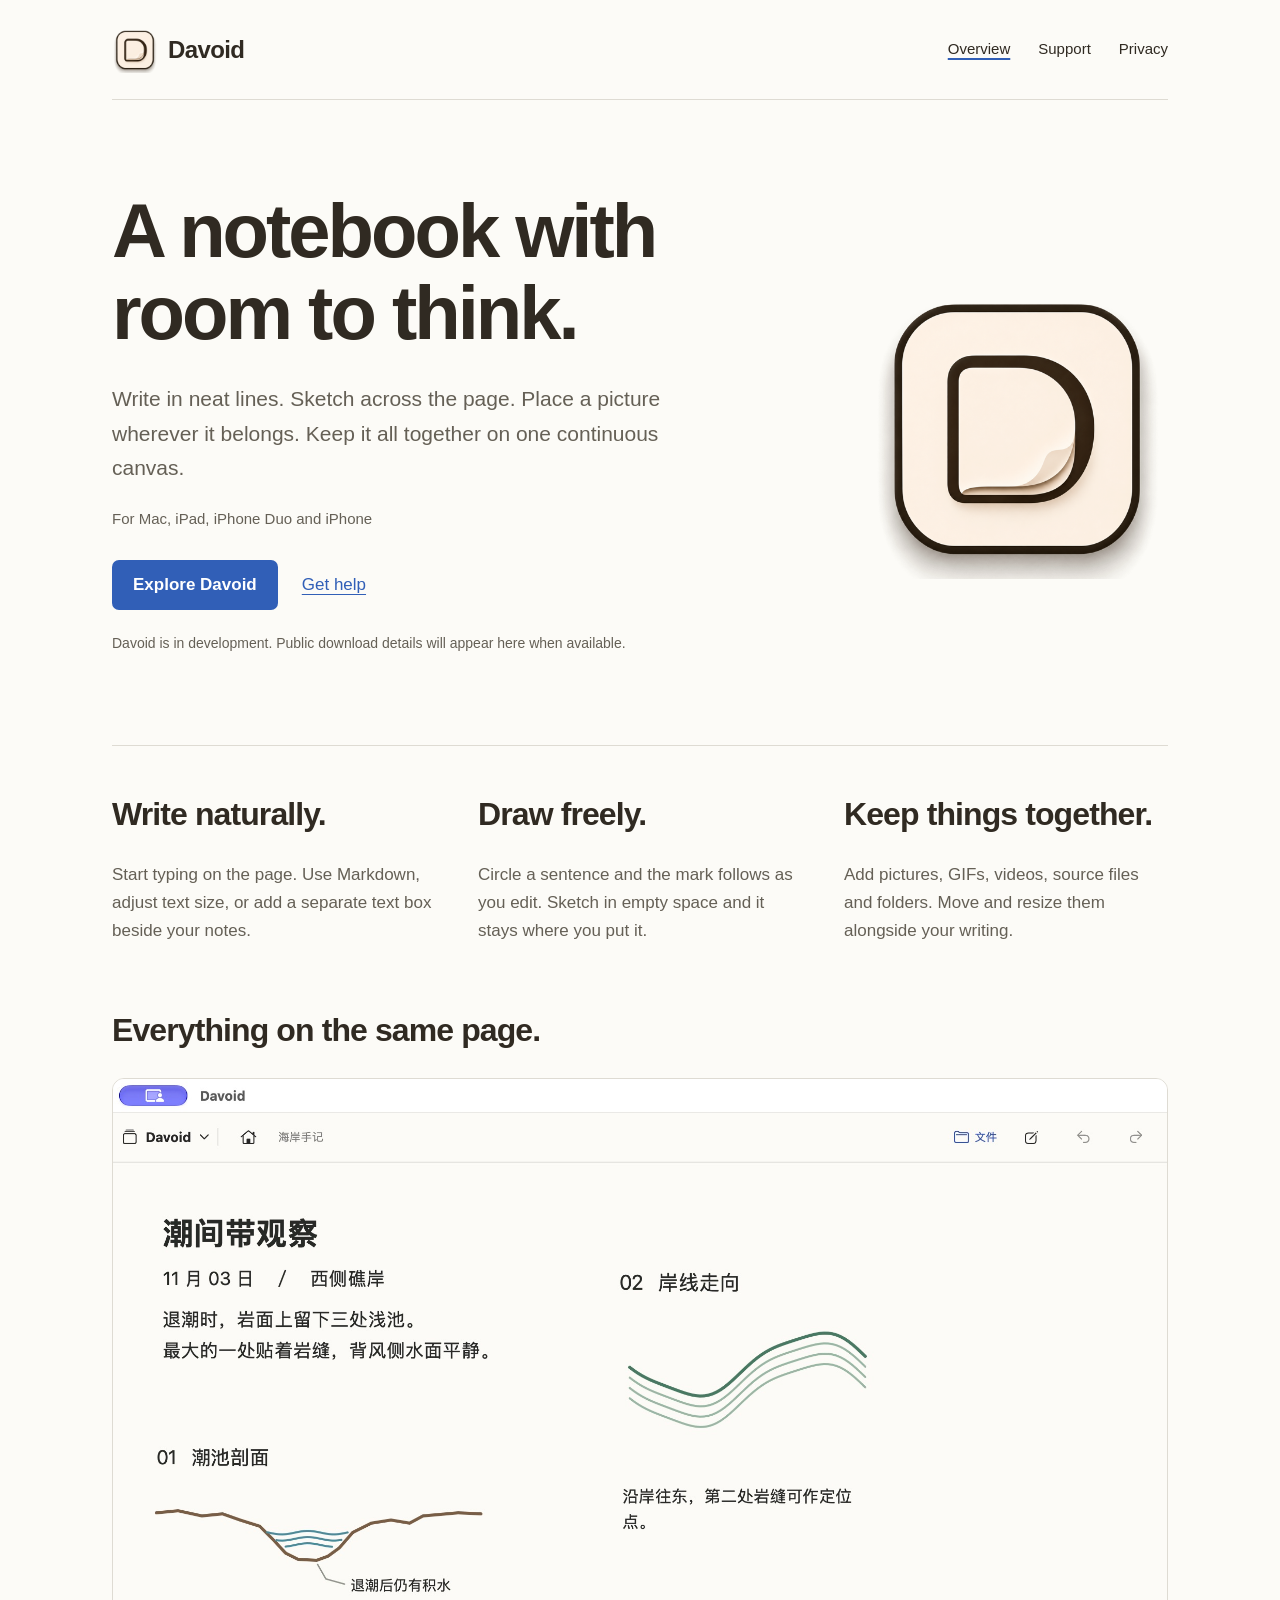
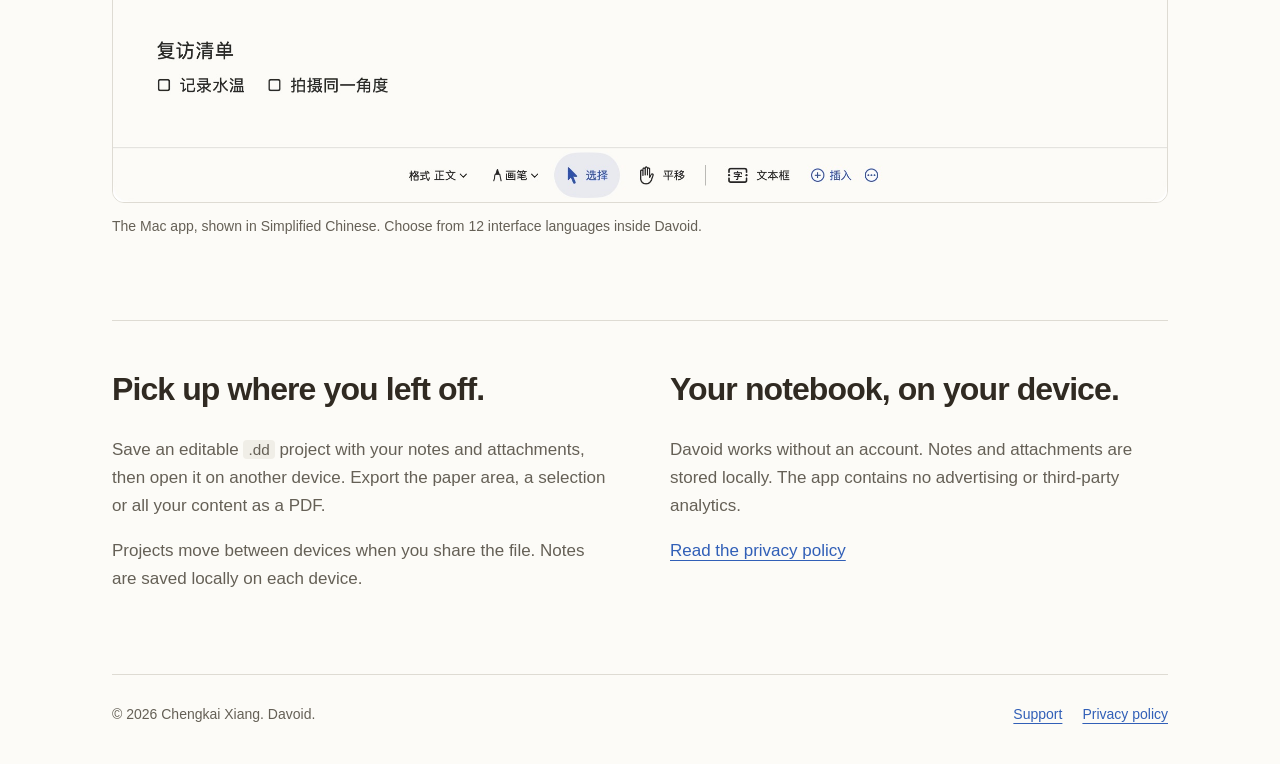
<file: index.html>
<!doctype html>
<html lang="en"><head>
<meta charset="utf-8"><meta name="viewport" content="width=device-width, initial-scale=1">
<title>Davoid — Room for your thoughts</title><meta name="description" content="Write, sketch and arrange files on one continuous canvas. Davoid is a local-first notebook for Mac, iPad and iPhone.">
<link rel="canonical" href="https://kennyxiang.github.io/davoid/"><meta name="theme-color" content="#fcfbf7">
<meta property="og:title" content="Davoid — Room for your thoughts"><meta property="og:description" content="Write, sketch and arrange files on one continuous canvas. Davoid is a local-first notebook for Mac, iPad and iPhone."><meta property="og:type" content="website"><meta property="og:url" content="https://kennyxiang.github.io/davoid/"><meta property="og:image" content="https://kennyxiang.github.io/davoid/assets/icon.png">
<link rel="icon" type="image/png" href="./assets/icon.png"><link rel="stylesheet" href="./styles.css">
</head><body><a class="skip" href="#main">Skip to content</a>
<div class="wrap"><header><a class="brand" href="./" aria-label="Davoid home"><img src="./assets/icon.png" width="46" height="46" alt="">Davoid</a><nav aria-label="Main navigation"><a href="./" aria-current="page">Overview</a><a href="./support/">Support</a><a href="./privacy/">Privacy</a></nav></header>
<main id="main">
<section class="hero"><div><h1>A notebook with<br>room to think.</h1>
<p class="lead">Write in neat lines. Sketch across the page. Place a picture wherever it belongs. Keep it all together on one continuous canvas.</p>
<p class="platforms">For Mac, iPad, iPhone Duo and iPhone</p>
<div class="actions"><a class="button" href="#inside">Explore Davoid</a><a href="support/">Get help</a></div>
<p class="availability">Davoid is in development. Public download details will appear here when available.</p></div>
<img class="hero-icon" src="assets/icon.png" width="512" height="512" alt="Davoid app icon, a dark D shaped around a folded cream sheet"></section>
<section class="features" aria-label="What you can do"><div><h2>Write naturally.</h2><p>Start typing on the page. Use Markdown, adjust text size, or add a separate text box beside your notes.</p></div>
<div><h2>Draw freely.</h2><p>Circle a sentence and the mark follows as you edit. Sketch in empty space and it stays where you put it.</p></div>
<div><h2>Keep things together.</h2><p>Add pictures, GIFs, videos, source files and folders. Move and resize them alongside your writing.</p></div></section>
<section id="inside"><h2>Everything on the same page.</h2><figure class="preview"><img src="assets/davoid-mac.jpg" width="2040" height="1400" loading="lazy" alt="Davoid on Mac with field notes, a tide-pool sketch, curved contour lines and a checklist on the same canvas"><figcaption>The Mac app, shown in Simplified Chinese. Choose from 12 interface languages inside Davoid.</figcaption></figure></section>
<section class="closing"><div><h2>Pick up where you left off.</h2><p>Save an editable <code>.dd</code> project with your notes and attachments, then open it on another device. Export the paper area, a selection or all your content as a PDF.</p><p>Projects move between devices when you share the file. Notes are saved locally on each device.</p></div>
<div><h2>Your notebook, on your device.</h2><p>Davoid works without an account. Notes and attachments are stored locally. The app contains no advertising or third-party analytics.</p><a href="privacy/">Read the privacy policy</a></div></section>
</main>
<footer><p>© 2026 Chengkai Xiang. Davoid.</p><div><a href="./support/">Support</a><a href="./privacy/">Privacy policy</a></div></footer></div></body></html>
</file>
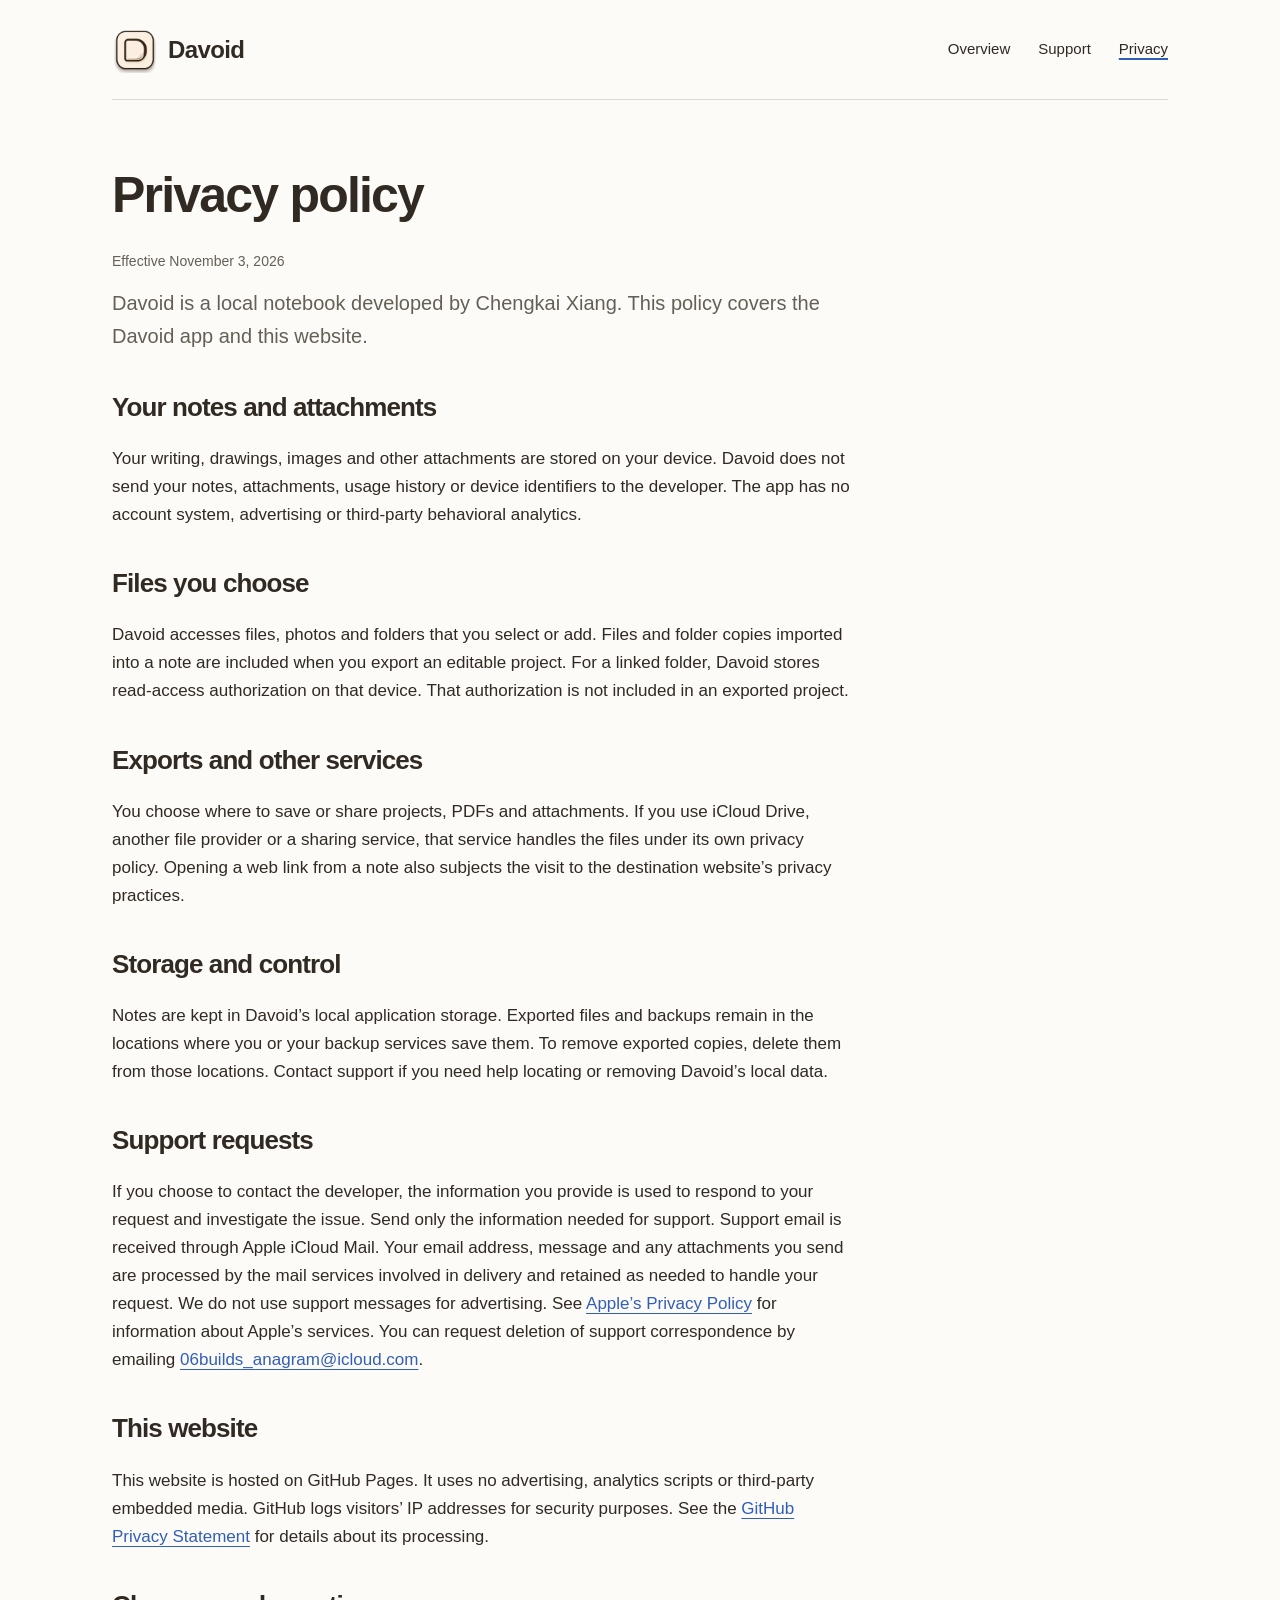
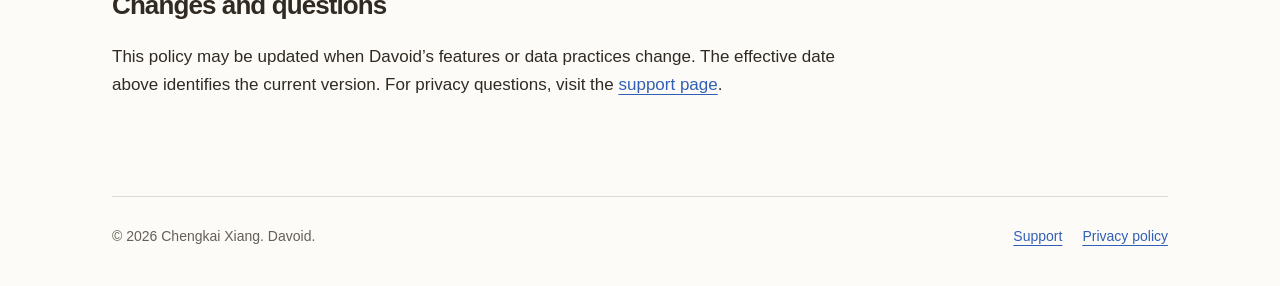
<file: privacy/index.html>
<!doctype html>
<html lang="en"><head>
<meta charset="utf-8"><meta name="viewport" content="width=device-width, initial-scale=1">
<title>Davoid Privacy Policy</title><meta name="description" content="How Davoid handles local notes, attachments, support messages and visits to this website.">
<link rel="canonical" href="https://kennyxiang.github.io/davoid/privacy/"><meta name="theme-color" content="#fcfbf7">
<meta property="og:title" content="Davoid Privacy Policy"><meta property="og:description" content="How Davoid handles local notes, attachments, support messages and visits to this website."><meta property="og:type" content="website"><meta property="og:url" content="https://kennyxiang.github.io/davoid/privacy/"><meta property="og:image" content="https://kennyxiang.github.io/davoid/assets/icon.png">
<link rel="icon" type="image/png" href="../assets/icon.png"><link rel="stylesheet" href="../styles.css">
</head><body><a class="skip" href="#main">Skip to content</a>
<div class="wrap"><header><a class="brand" href="../" aria-label="Davoid home"><img src="../assets/icon.png" width="46" height="46" alt="">Davoid</a><nav aria-label="Main navigation"><a href="../">Overview</a><a href="../support/">Support</a><a href="../privacy/" aria-current="page">Privacy</a></nav></header>
<main id="main">
<article class="article"><h1>Privacy policy</h1><p class="updated">Effective November 3, 2026</p>
<p class="intro">Davoid is a local notebook developed by Chengkai Xiang. This policy covers the Davoid app and this website.</p>
<h2>Your notes and attachments</h2><p>Your writing, drawings, images and other attachments are stored on your device. Davoid does not send your notes, attachments, usage history or device identifiers to the developer. The app has no account system, advertising or third-party behavioral analytics.</p>
<h2>Files you choose</h2><p>Davoid accesses files, photos and folders that you select or add. Files and folder copies imported into a note are included when you export an editable project. For a linked folder, Davoid stores read-access authorization on that device. That authorization is not included in an exported project.</p>
<h2>Exports and other services</h2><p>You choose where to save or share projects, PDFs and attachments. If you use iCloud Drive, another file provider or a sharing service, that service handles the files under its own privacy policy. Opening a web link from a note also subjects the visit to the destination website’s privacy practices.</p>
<h2>Storage and control</h2><p>Notes are kept in Davoid’s local application storage. Exported files and backups remain in the locations where you or your backup services save them. To remove exported copies, delete them from those locations. Contact support if you need help locating or removing Davoid’s local data.</p>
<h2>Support requests</h2><p>If you choose to contact the developer, the information you provide is used to respond to your request and investigate the issue. Send only the information needed for support. Support email is received through Apple iCloud Mail. Your email address, message and any attachments you send are processed by the mail services involved in delivery and retained as needed to handle your request. We do not use support messages for advertising. See <a href="https://www.apple.com/legal/privacy/">Apple’s Privacy Policy</a> for information about Apple’s services. You can request deletion of support correspondence by emailing <a href="mailto:06builds_anagram@icloud.com">06builds_anagram@icloud.com</a>.</p>
<h2>This website</h2><p>This website is hosted on GitHub Pages. It uses no advertising, analytics scripts or third-party embedded media. GitHub logs visitors’ IP addresses for security purposes. See the <a href="https://docs.github.com/en/site-policy/privacy-policies/github-general-privacy-statement">GitHub Privacy Statement</a> for details about its processing.</p>
<h2>Changes and questions</h2><p>This policy may be updated when Davoid’s features or data practices change. The effective date above identifies the current version. For privacy questions, visit the <a href="../support/#contact">support page</a>.</p></article>
</main>
<footer><p>© 2026 Chengkai Xiang. Davoid.</p><div><a href="../support/">Support</a><a href="../privacy/">Privacy policy</a></div></footer></div></body></html>
</file>
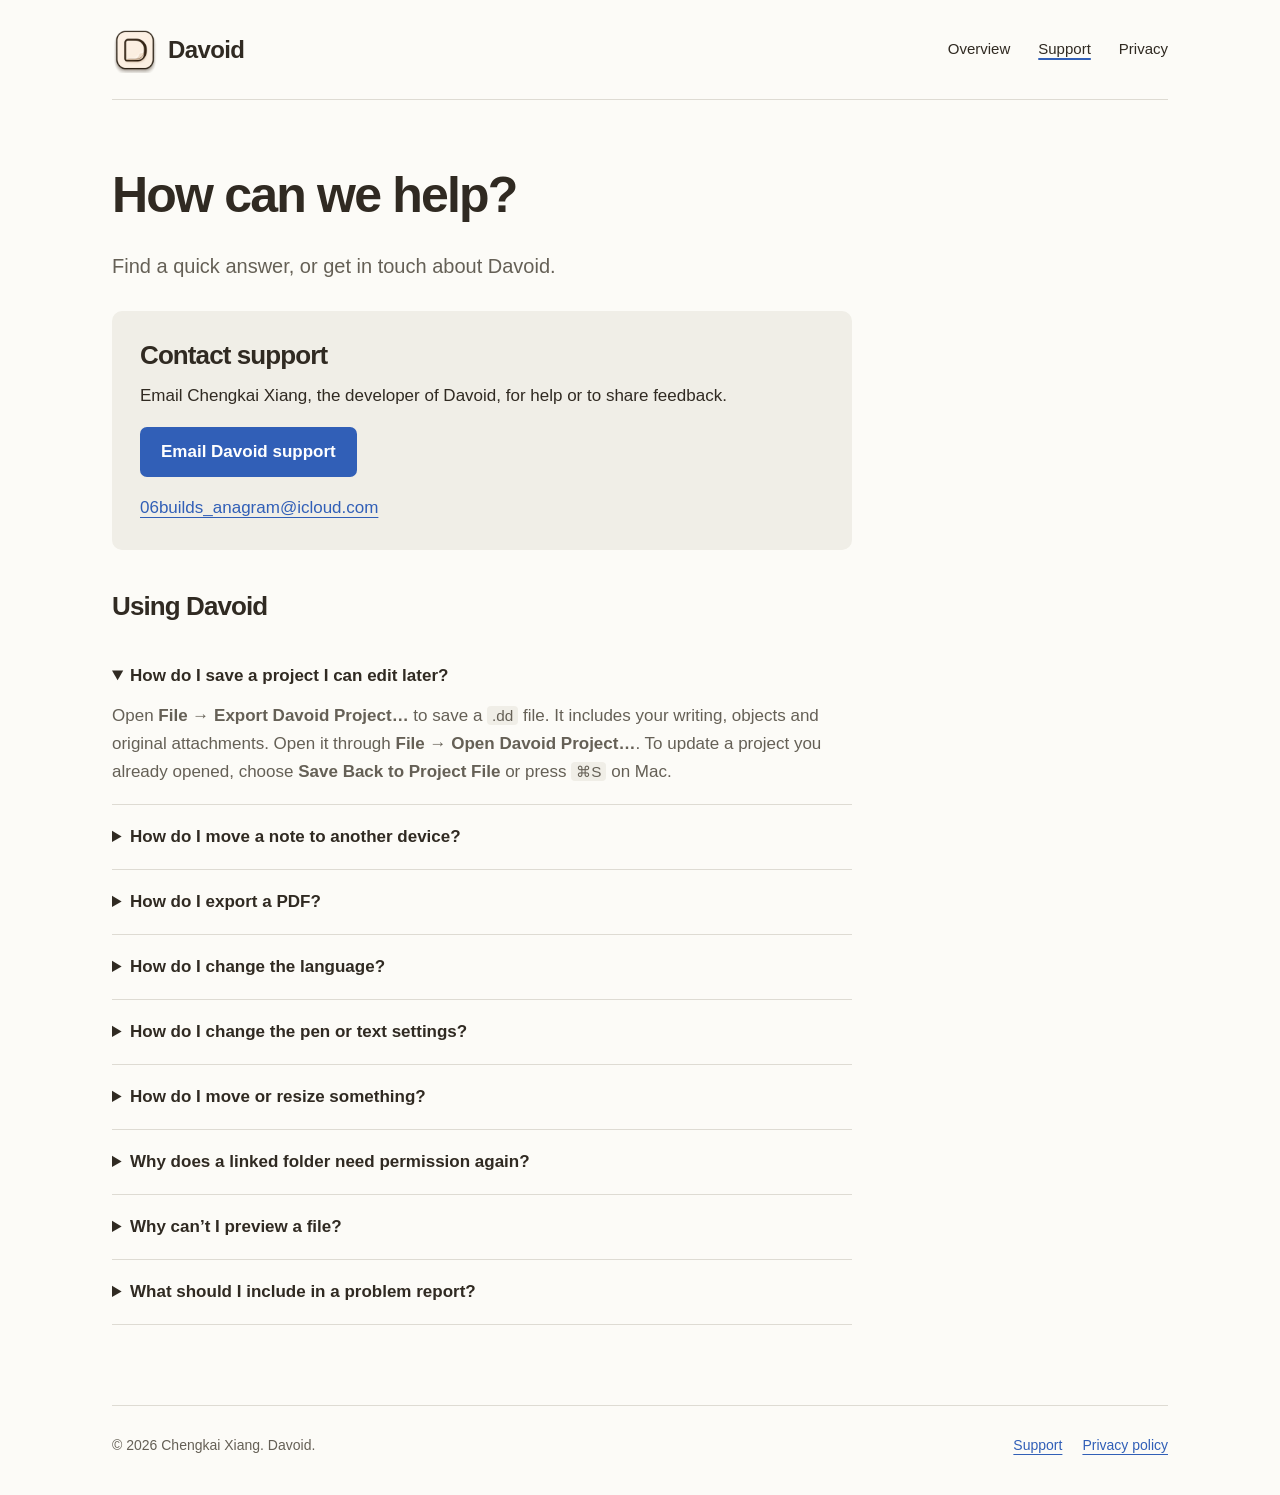
<file: support/index.html>
<!doctype html>
<html lang="en"><head>
<meta charset="utf-8"><meta name="viewport" content="width=device-width, initial-scale=1">
<title>Davoid Support</title><meta name="description" content="Help with Davoid projects, files, drawing, language settings and feedback.">
<link rel="canonical" href="https://kennyxiang.github.io/davoid/support/"><meta name="theme-color" content="#fcfbf7">
<meta property="og:title" content="Davoid Support"><meta property="og:description" content="Help with Davoid projects, files, drawing, language settings and feedback."><meta property="og:type" content="website"><meta property="og:url" content="https://kennyxiang.github.io/davoid/support/"><meta property="og:image" content="https://kennyxiang.github.io/davoid/assets/icon.png">
<link rel="icon" type="image/png" href="../assets/icon.png"><link rel="stylesheet" href="../styles.css">
</head><body><a class="skip" href="#main">Skip to content</a>
<div class="wrap"><header><a class="brand" href="../" aria-label="Davoid home"><img src="../assets/icon.png" width="46" height="46" alt="">Davoid</a><nav aria-label="Main navigation"><a href="../">Overview</a><a href="../support/" aria-current="page">Support</a><a href="../privacy/">Privacy</a></nav></header>
<main id="main">
<article class="article"><h1>How can we help?</h1><p class="intro">Find a quick answer, or get in touch about Davoid.</p>
<section class="contact" id="contact"><h2>Contact support</h2><p>Email Chengkai Xiang, the developer of Davoid, for help or to share feedback.</p><p><a class="button" href="mailto:06builds_anagram@icloud.com?subject=Davoid%20support">Email Davoid support</a></p><p><a href="mailto:06builds_anagram@icloud.com">06builds_anagram@icloud.com</a></p></section>
<h2>Using Davoid</h2>
<details open><summary>How do I save a project I can edit later?</summary><p>Open <strong>File → Export Davoid Project…</strong> to save a <code>.dd</code> file. It includes your writing, objects and original attachments. Open it through <strong>File → Open Davoid Project…</strong>. To update a project you already opened, choose <strong>Save Back to Project File</strong> or press <kbd>⌘S</kbd> on Mac.</p></details>
<details><summary>How do I move a note to another device?</summary><p>Export a <code>.dd</code> project and transfer it using AirDrop, iCloud Drive or another file service. Open it in Davoid on the other device. There is currently no automatic synchronization between devices.</p></details>
<details><summary>How do I export a PDF?</summary><p>Choose <strong>File → Export PDF</strong>, then select the paper area, a free selection or all content. PDFs preserve the visible layout. Use a <code>.dd</code> project when you want to keep editing in Davoid.</p></details>
<details><summary>How do I change the language?</summary><p>Open <strong>More (…) → Language</strong> and choose a language, or choose <strong>Follow System</strong>. The change applies immediately and is remembered when you reopen Davoid. Your own note text is preserved.</p></details>
<details><summary>How do I change the pen or text settings?</summary><p>Select the pen, then tap it again to adjust color, width, opacity and stroke taper. Select the body-text tool again to adjust formatting and text size. A pressure-sensitive pen can vary line width while drawing.</p></details>
<details><summary>How do I move or resize something?</summary><p>Use <strong>Select</strong> to select an object. Drag its interior to move it, an edge to stretch it, or a corner to resize it. Hold Shift while dragging a corner on Mac to keep its proportions.</p></details>
<details><summary>Why does a linked folder need permission again?</summary><p>A read-only folder link uses permission stored on the original device. After moving a project, select the folder again on the new device. Choose a full folder copy if you want its contents to travel inside the project.</p></details>
<details><summary>Why can’t I preview a file?</summary><p>Preview and playback depend on the file type and codecs available on your device. Files that cannot be displayed are kept as attachments and can still be exported in their original format.</p></details>
<details><summary>What should I include in a problem report?</summary><p>Include your device, operating-system version, Davoid version and the steps that led to the problem. If you send a screenshot or sample project, first remove any private information you do not want to share.</p></details>
</article>
</main>
<footer><p>© 2026 Chengkai Xiang. Davoid.</p><div><a href="../support/">Support</a><a href="../privacy/">Privacy policy</a></div></footer></div></body></html>
</file>
<file: styles.css>
:root {
    color-scheme:light;
    --paper:#fcfbf7;
    --ink:#302a22;
    --muted:#656056;
    --blue:#315fb7;
    --rule:#dedbd3;
    --wash:#f0eee7;
}

* {
    box-sizing:border-box;
}

html {
    scroll-behavior:smooth;
}

body {
    margin:0;
    background:var(--paper);
    color:var(--ink);
    font:17px/1.65 -apple-system,BlinkMacSystemFont,"Segoe UI",sans-serif;
}

a {
    color:var(--blue);
    text-underline-offset:4px;
}

a:hover {
    text-decoration-thickness:2px;
}

a:focus-visible,summary:focus-visible {
    outline:3px solid var(--blue);
    outline-offset:5px;
    border-radius:3px;
}

.skip {
    position:absolute;
    left:16px;
    top:-80px;
    padding:8px;
    background:white;
    z-index:2;
}

.skip:focus {
    top:10px;
}

.wrap {
    max-width:1120px;
    padding:0 32px;
    margin:auto;
}

header {
    flex-wrap:wrap;
    display:flex;
    align-items:center;
    justify-content:space-between;
    gap:20px;
    min-height:100px;
    border-bottom:1px solid var(--rule);
}

.brand {
    display:flex;
    align-items:center;
    gap:10px;
    color:var(--ink);
    font-size:24px;
    font-weight:650;
    text-decoration:none;
    letter-spacing:-.6px;
}

.brand img {
    width:46px;
    height:46px;
}

nav {
    display:flex;
    gap:28px;
    flex-wrap:wrap;
}

nav a {
    color:var(--ink);
    font-size:15px;
    text-decoration:none;
}

nav a[aria-current=page] {
    text-decoration:underline;
    text-decoration-color:var(--blue);
    text-decoration-thickness:2px;
}

.hero {
    display:grid;
    grid-template-columns:1.4fr .6fr;
    align-items:center;
    gap:50px;
    padding:90px 0 76px;
}

h1,h2,h3,p {
    margin-top:0;
}

h1 {
    font-size:clamp(42px,6vw,76px);
    line-height:1.08;
    letter-spacing:-3px;
    font-weight:600;
    margin-bottom:28px;
}

h2 {
    font-size:32px;
    line-height:1.25;
    letter-spacing:-.9px;
    font-weight:600;
}

h3 {
    font-size:21px;
    line-height:1.35;
    font-weight:600;
}

.lead {
    font-size:21px;
    line-height:1.65;
    max-width:560px;
    color:var(--muted);
}

.hero-icon {
    height:auto;
    width:100%;
    max-width:300px;
    justify-self:center;
}

.platforms {
    font-size:15px;
    color:var(--muted);
    margin-bottom:28px;
}

.actions {
    display:flex;
    gap:24px;
    align-items:center;
    flex-wrap:wrap;
}

.button {
    display:inline-block;
    background:var(--blue);
    color:white;
    padding:11px 21px;
    border-radius:7px;
    text-decoration:none;
    font-weight:550;
}

.availability {
    font-size:14px;
    color:var(--muted);
    margin-top:22px;
}

.features {
    display:grid;
    grid-template-columns:repeat(3,1fr);
    gap:42px;
    border-top:1px solid var(--rule);
    padding:48px 0;
}

.features p {
    color:var(--muted);
}

.preview {
    margin:28px 0 70px;
}

.preview img {
    width:100%;
    height:auto;
    display:block;
    border:1px solid var(--rule);
    border-radius:12px;
}

figcaption {
    font-size:14px;
    color:var(--muted);
    padding:12px 0;
}

.closing {
    display:grid;
    grid-template-columns:1fr 1fr;
    gap:60px;
    padding:48px 0 64px;
    border-top:1px solid var(--rule);
}

.closing p {
    color:var(--muted);
}

footer {
    display:flex;
    align-items:center;
    justify-content:space-between;
    gap:20px;
    padding:28px 0 38px;
    border-top:1px solid var(--rule);
    font-size:14px;
    color:var(--muted);
}

footer p {
    margin:0;
}

footer div {
    display:flex;
    gap:20px;
}

.article {
    max-width:740px;
    padding:68px 0 80px;
}

.article h1 {
    font-size:50px;
    letter-spacing:-1.8px;
}

.article h2 {
    font-size:26px;
    margin-top:38px;
}

.article .intro {
    font-size:20px;
    color:var(--muted);
}

.article li {
    margin-bottom:10px;
}

.updated {
    font-size:14px;
    color:var(--muted);
}

.contact {
    padding:28px;
    background:var(--wash);
    border-radius:10px;
    margin:28px 0 40px;
}

.contact h2 {
    margin:0 0 10px;
}

.contact p:last-child {
    margin-bottom:0;
}

details {
    border-bottom:1px solid var(--rule);
    padding:18px 0;
}

summary {
    font-weight:600;
    cursor:pointer;
    min-height:28px;
}

details p {
    margin:12px 0 0;
    color:var(--muted);
}

kbd,code {
    font:inherit;
    font-size:.9em;
    background:var(--wash);
    padding:1px 5px;
    border-radius:4px;
}

@media(max-width:700px) {
    .wrap {
        padding:0 22px;
    }
    header {
        min-height:84px;
        gap:12px;
    }
    .brand {
        font-size:22px;
    }
    nav {
        gap:16px;
    }
    nav a {
        font-size:14px;
    }
    .hero {
        grid-template-columns:1fr;
        gap:20px;
        padding:48px 0 40px;
    }
    .hero-icon {
        grid-row:1;
        width:115px;
        justify-self:start;
    }
    .hero h1 {
        letter-spacing:-1.8px;
    }
    .lead {
        font-size:19px;
    }
    .features {
        grid-template-columns:1fr;
        gap:20px;
        padding:32px 0;
    }
    .features p {
        margin-bottom:12px;
    }
    .closing {
        grid-template-columns:1fr;
        gap:22px;
        padding:32px 0;
    }
    .preview {
        margin:10px 0 35px;
    }
    footer {
        align-items:flex-start;
        flex-direction:column;
    }
    .article {
        padding:42px 0 50px;
    }
    .article h1 {
        font-size:40px;
    }
    .contact {
        padding:22px;
    }
}

@media(prefers-reduced-motion:reduce) {
    html {
        scroll-behavior:auto;
    }
}
</file>
